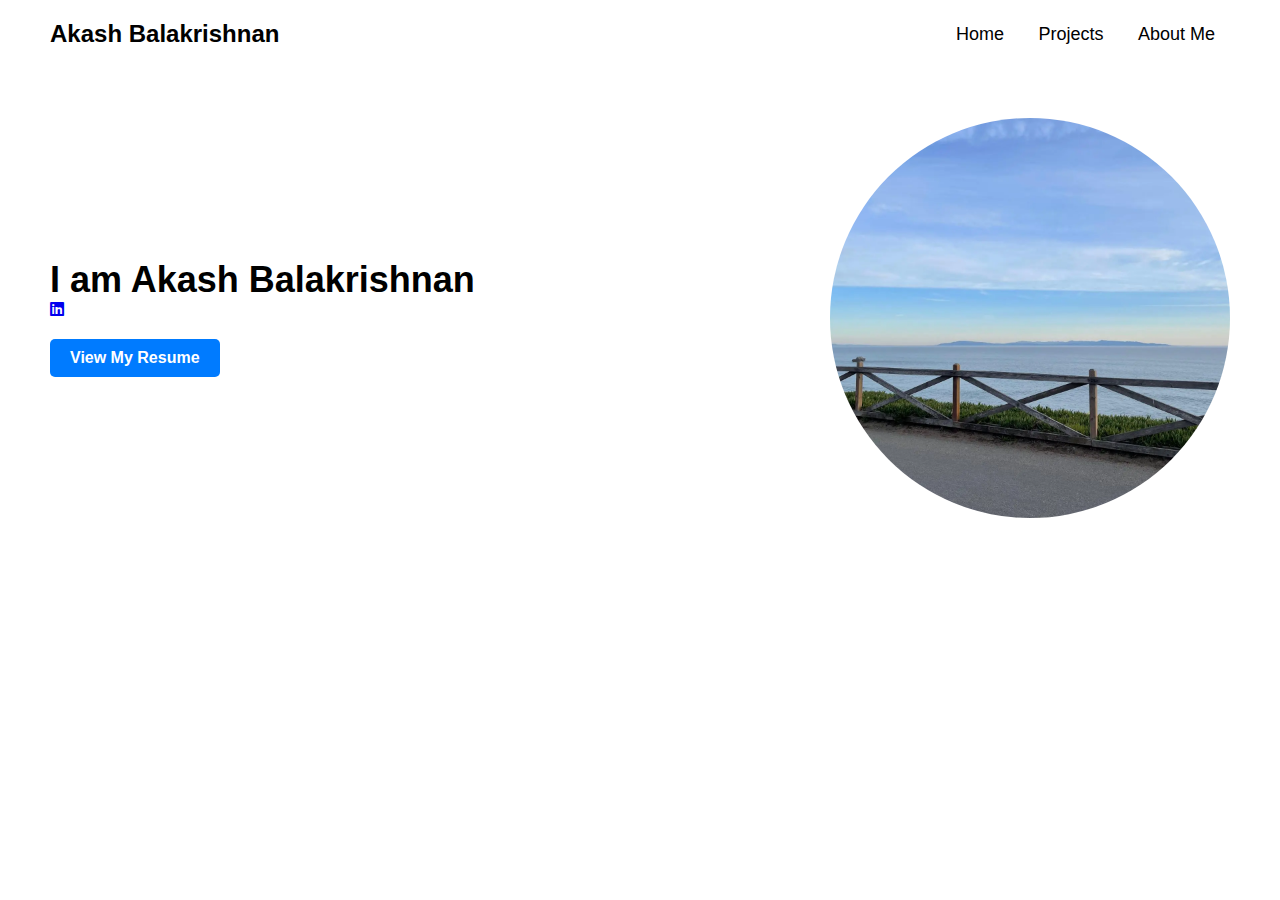
<file: index.html>
<!DOCTYPE html>
<html lang="en">
<head>
    <meta charset="UTF-8">
    <meta name="viewport" content="width=device-width, initial-scale=1.0">
    <title>Akash Balakrishnan</title>
    <link rel="stylesheet" href="style.css">
    <link href="https://cdnjs.cloudflare.com/ajax/libs/font-awesome/6.0.0-beta3/css/all.min.css" rel="stylesheet">


    
</head>
<body>
    <header class="header">
        <div class="logo">Akash Balakrishnan</div>
        <nav>
            <a href="index.html">Home</a>
            <a href="projects.html">Projects</a>
            <a href="about.html">About Me</a>
        </nav>
    </header>
 
    
    <section class="hero">
        <div class="hero-text">
            <h1>I am Akash Balakrishnan <br> </h1>
            <!--<p>click Resume </p>-->
            <a href="https://linkedin.com/in/akash-balakrishnan" target="_blank" class="linkedin-link" aria-label="LinkedIn">
                <i class="fab fa-linkedin"></i>
            </a>
            <div class="resume">
            <a href="Akash_Resume.pdf" target="_blank" class="resume-button">View My Resume</a>
            </div>
          <!-- Add Resume Download Section -->
         
         <!-- <embed src="Akash_Resume.pdf" type="application/pdf">
         <div class="resume">
           <a href="Akash_Resume.pdf" download>
                <i class="fas fa-file-pdf"></i> Download My Resume
            </a> 
        </div>-->
       
        
    </div>
    
    <div class="hero-image"></div>
    </section>
</body>
</html>
</file>
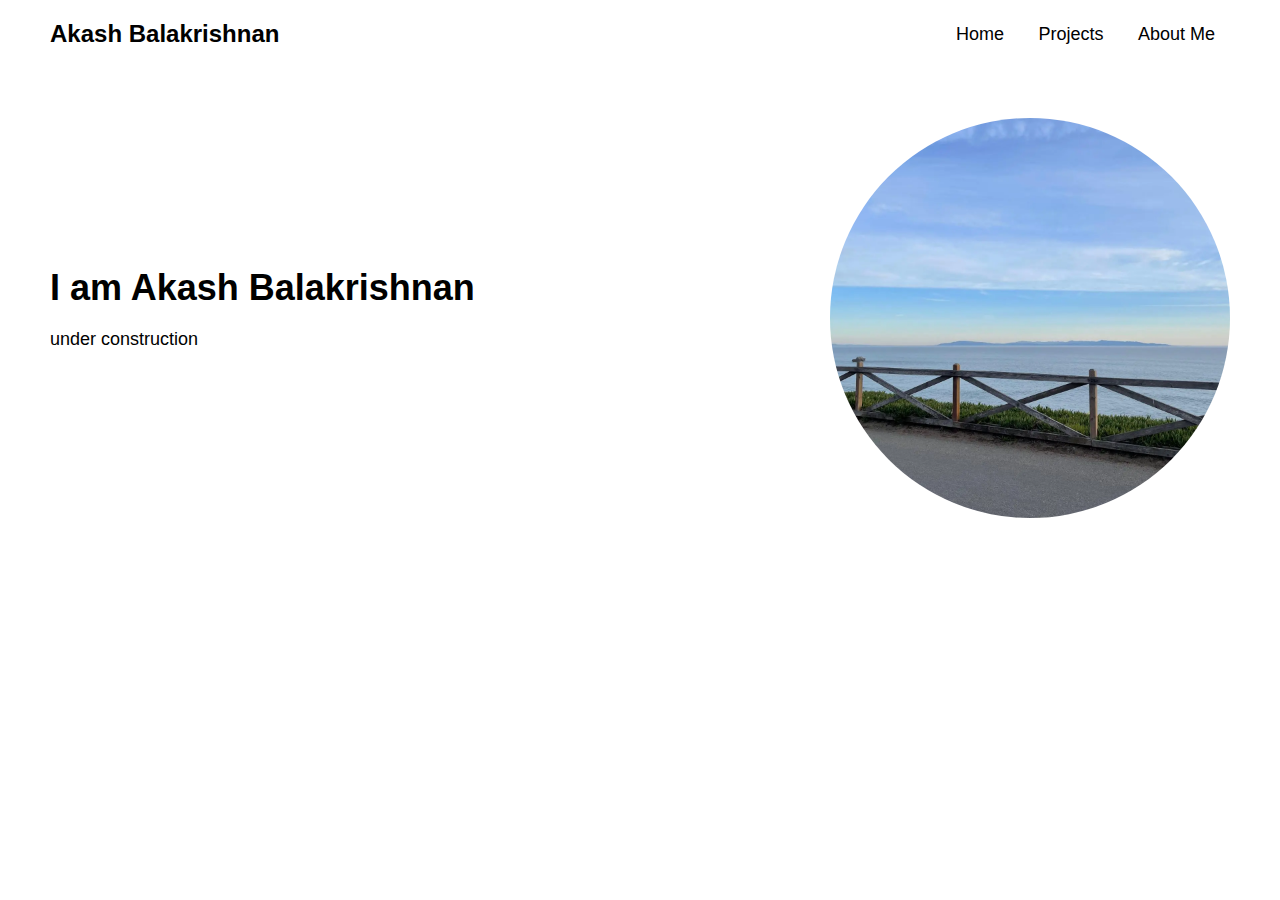
<file: about.html>
<!DOCTYPE html>
<html lang="en">
<head>
    <meta charset="UTF-8">
    <meta name="viewport" content="width=device-width, initial-scale=1.0">
    <title>Akash Balakrishnan</title>
    <link rel="stylesheet" href="style.css">

    
</head>
<body>
    <header class="header">
        <div class="logo">Akash Balakrishnan</div>
        <nav>
            <a href="index.html">Home</a>
            <a href="projects.html">Projects</a>
            <a href="about.html">About Me</a>
        </nav>
    </header>
    <section class="hero">
        <div class="hero-text">
            <h1>I am Akash Balakrishnan <br> </h1>
            <p>under construction</p>
          <!-- Add Resume Download Section -->
          
    </div>
    <div class="hero-image"></div>
    </section>
</body>
</html>
</file>
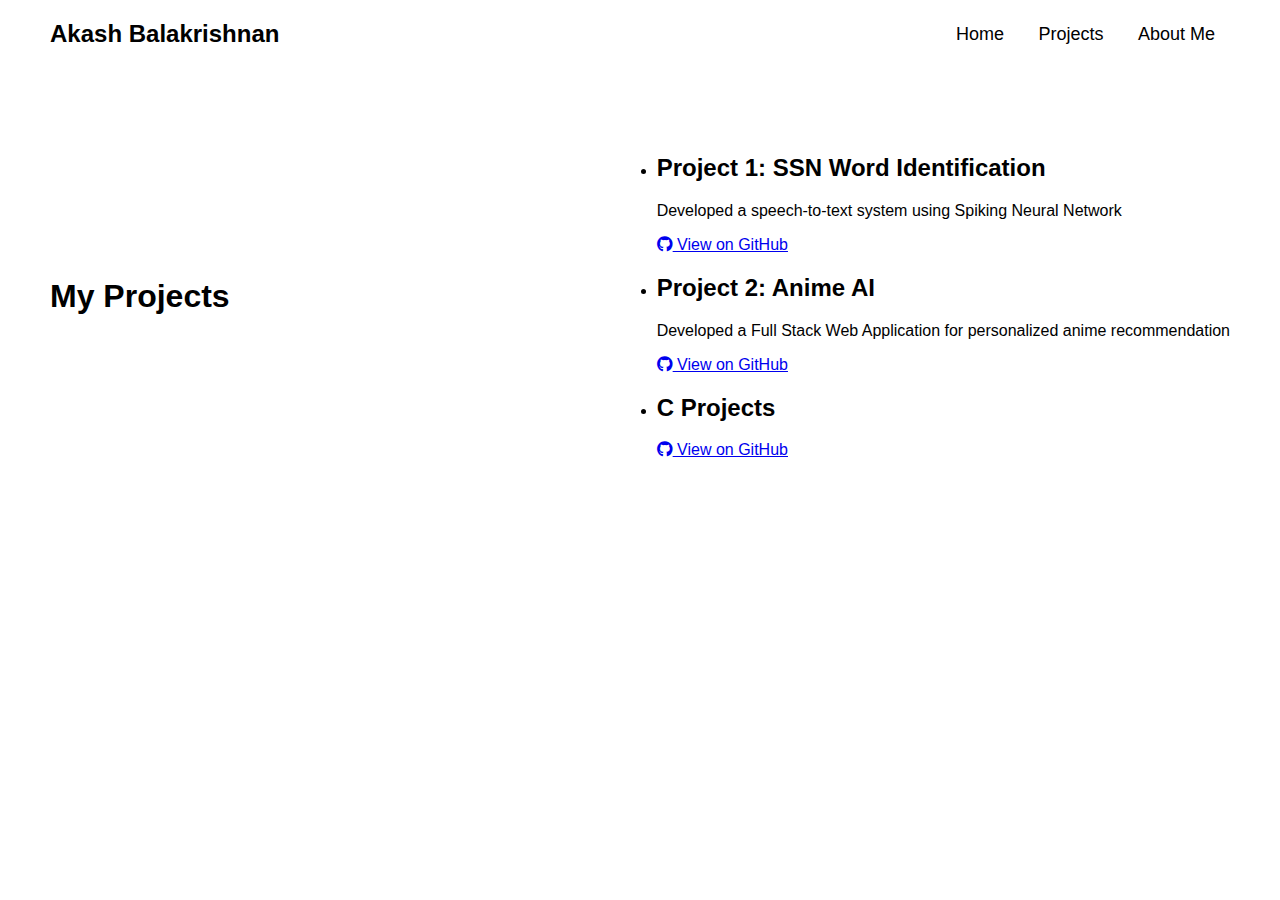
<file: projects.html>
<!DOCTYPE html>
<html lang="en">
<head>
    <meta charset="UTF-8">
    <meta name="viewport" content="width=device-width, initial-scale=1.0">
    <title>Akash Balakrishnan</title>
    <link rel="stylesheet" href="style.css">
    <!-- Add Font Awesome for GitHub icons -->
    <link rel="stylesheet" href="https://cdnjs.cloudflare.com/ajax/libs/font-awesome/6.0.0-beta3/css/all.min.css">
</head>
<body>
    <header class="header">
        <div class="logo">Akash Balakrishnan</div>
        <nav>
            <a href="index.html">Home</a>
            <a href="projects.html">Projects</a>
            <a href="about.html">About Me</a>
        </nav>
    </header>
    <section class="hero">
        <h1>My Projects</h1>
        <!--<p>Below is a list of some of my projects with links to their GitHub repositories:</p>-->
        <ul class="projects-list">
            <li>
                <h2>Project 1: SSN Word Identification</h2>
                <p> Developed a speech-to-text system using Spiking Neural Network</p>
                <a href="https://github.com/akbalakr-lab/SNN-AudioIdentification" target="_blank">
                    <i class="fab fa-github"></i> View on GitHub
                </a>
            </li>
            <li>
                <h2>Project 2: Anime AI</h2>
                <p>Developed a Full Stack Web Application for personalized anime recommendation</p>
                <a href="https://github.com/AkBalakr/AnimeProjectHost" target="_blank">
                    <i class="fab fa-github"></i> View on GitHub
                </a>
            </li>
            <li>
                <h2>C Projects </h2>
                <a href="https://github.com/AkBalakr/Projects/tree/main" target="_blank">
                    <i class="fab fa-github"></i> View on GitHub
                </a>
            </li>
        </ul>
    </section>
</body>
</html>
</file>
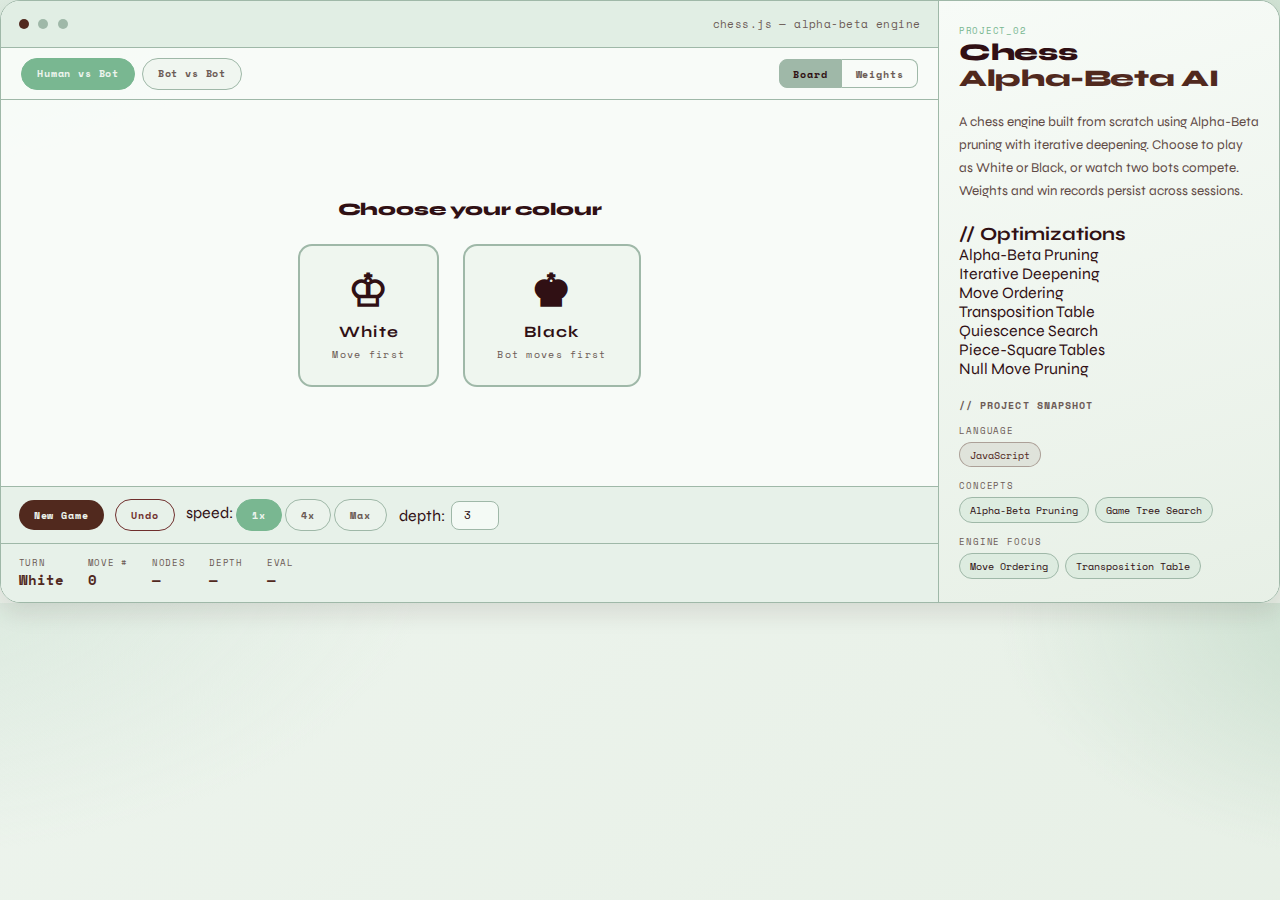
<file: projects/chess/chess.html>
<!DOCTYPE html>
<html lang="en">
<head>
  <meta charset="UTF-8" />
  <meta name="viewport" content="width=device-width, initial-scale=1.0" />
  <title>Chess AI</title>
  <link href="https://fonts.googleapis.com/css2?family=Space+Mono:wght@400;700&family=Syne:wght@400;600;800&display=swap" rel="stylesheet" />
  <link rel="stylesheet" href="../../styles.css" />
  <link rel="stylesheet" href="chess.css" />
</head>
<body>

<div class="project-card">

  <!-- ===================== LEFT: DEMO ===================== -->
  <div class="demo-area">

    <div class="demo-header">
      <div class="demo-dot green"></div>
      <div class="demo-dot"></div>
      <div class="demo-dot"></div>
      <span class="demo-title-bar">chess.js — alpha-beta engine</span>
    </div>

    <!-- Mode + inner tabs -->
    <div class="chess-toolbar">
      <div class="mode-group">
        <button class="btn-ghost active" id="btnHvB">Human vs Bot</button>
        <button class="btn-ghost" id="btnBvB">Bot vs Bot</button>
      </div>
      <div class="inner-tabs">
        <button class="inner-tab active" data-itab="board">Board</button>
        <button class="inner-tab" data-itab="weights">Weights</button>
      </div>
    </div>

    <!-- Board panel -->
    <div class="inner-panel active" id="panel-board">

      <!-- Colour picker — shown before each HvB game, hidden in BvB -->
      <div id="colourPicker" class="colour-picker">
        <div class="colour-picker-title">Choose your colour</div>
        <div class="colour-picker-btns">
          <button class="colour-btn" id="btnPlayWhite">
            <span class="colour-piece">&#9812;</span>
            <span>White</span>
            <span class="colour-sub">Move first</span>
          </button>
          <button class="colour-btn" id="btnPlayBlack">
            <span class="colour-piece">&#9818;</span>
            <span>Black</span>
            <span class="colour-sub">Bot moves first</span>
          </button>
        </div>
      </div>

      <div class="board-area" id="boardArea" style="display:none;">
        <div class="board-wrap">
          <div id="chessBoard" class="chess-board"></div>
        </div>
        <div class="board-side">
          <div class="captured-section">
            <div class="cap-label">Black captured</div>
            <div id="capBlack" class="captured-row"></div>
          </div>
          <div class="captured-section">
            <div class="cap-label">White captured</div>
            <div id="capWhite" class="captured-row"></div>
          </div>
          <div class="status-box" id="statusBox">Ready</div>
          <div class="win-tracker">
            <div class="win-row">
              <span class="win-label">White wins</span>
              <span class="win-val" id="winsWhite">0</span>
            </div>
            <div class="win-row">
              <span class="win-label">Black wins</span>
              <span class="win-val" id="winsBlack">0</span>
            </div>
            <div class="win-row">
              <span class="win-label">Draws</span>
              <span class="win-val" id="winsDraw">0</span>
            </div>
          </div>
        </div>
      </div><!-- /board-area -->
    </div><!-- /panel-board -->

    <!-- Weights panel -->
    <div class="inner-panel" id="panel-weights">
      <div class="weights-panel">
        <div class="weights-header">
          <span class="section-header">// Piece Values</span>
          <button class="btn-ghost" id="btnResetWeights">Reset Defaults</button>
        </div>
        <div id="pieceValueGrid" class="piece-value-grid"></div>
        <div class="weights-header" style="margin-top:1rem;">
          <span class="section-header">// Piece-Square Tables</span>
          <select id="pstSelect" class="pst-select"></select>
        </div>
        <div id="pstGrid" class="pst-grid"></div>
      </div>
    </div>

    <!-- Controls -->
    <div class="controls">
      <button class="btn-primary" id="btnNewGame">New Game</button>
      <button class="btn-danger"  id="btnUndo">Undo</button>
      <div class="speed-group">
        <span class="speed-label">speed:</span>
        <button class="btn-ghost active" data-speed="500">1x</button>
        <button class="btn-ghost" data-speed="100">4x</button>
        <button class="btn-ghost" data-speed="0">Max</button>
      </div>
      <div class="depth-group">
        <span class="speed-label">depth:</span>
        <input id="depthInput" class="pop-input" type="number" value="3" min="1" max="6" />
      </div>
    </div>

    <div class="stats-bar">
      <div class="stat"><span class="stat-label">Turn</span><span class="stat-value" id="statTurn">White</span></div>
      <div class="stat"><span class="stat-label">Move #</span><span class="stat-value" id="statMove">0</span></div>
      <div class="stat"><span class="stat-label">Nodes</span><span class="stat-value" id="statNodes">—</span></div>
      <div class="stat"><span class="stat-label">Depth</span><span class="stat-value" id="statDepth">—</span></div>
      <div class="stat"><span class="stat-label">Eval</span><span class="stat-value" id="statEval">—</span></div>
    </div>

  </div><!-- /demo-area -->

  <!-- ===================== RIGHT: INFO ===================== -->
  <div class="info-panel">
    <div>
      <div class="project-number">PROJECT_02</div>
      <div class="project-name">Chess<br /><span>Alpha-Beta AI</span></div>
    </div>

    <p class="project-desc">
      A chess engine built from scratch using Alpha-Beta pruning with
      iterative deepening. Choose to play as White or Black, or watch
      two bots compete. Weights and win records persist across sessions.
    </p>

    <div class="params-section">
      <h3>// Optimizations</h3>
      <div class="param-row"><span class="param-name">Alpha-Beta Pruning</span></div>
      <div class="param-row"><span class="param-name">Iterative Deepening</span></div>
      <div class="param-row"><span class="param-name">Move Ordering</span></div>
      <div class="param-row"><span class="param-name">Transposition Table</span></div>
      <div class="param-row"><span class="param-name">Quiescence Search</span></div>
      <div class="param-row"><span class="param-name">Piece-Square Tables</span></div>
      <div class="param-row"><span class="param-name">Null Move Pruning</span></div>
    </div>

    <div class="meta-section">
      <h3>// Project Snapshot</h3>

      <div class="meta-group">
        <div class="meta-label">Language</div>
        <div class="meta-tags">
          <span class="skill-tag highlight">JavaScript</span>
        </div>
      </div>

      <div class="meta-group">
        <div class="meta-label">Concepts</div>
        <div class="meta-tags">
          <span class="skill-tag">Alpha-Beta Pruning</span>
          <span class="skill-tag">Game Tree Search</span>
        </div>
      </div>

      <div class="meta-group">
        <div class="meta-label">Engine Focus</div>
        <div class="meta-tags">
          <span class="skill-tag">Move Ordering</span>
          <span class="skill-tag">Transposition Table</span>
        </div>
      </div>
    </div>
  </div>

</div><!-- /project-card -->

<script src="chess.js"></script>
<script>
  // Keep iframe height synced after load and viewport changes.
  document.addEventListener("DOMContentLoaded", () => reportEmbedHeight());
  window.addEventListener("load", () => {
    reportEmbedHeight();
    setTimeout(reportEmbedHeight, 120);
  });
  window.addEventListener("resize", () => requestAnimationFrame(reportEmbedHeight));
</script>
</body>
</html>
</file>
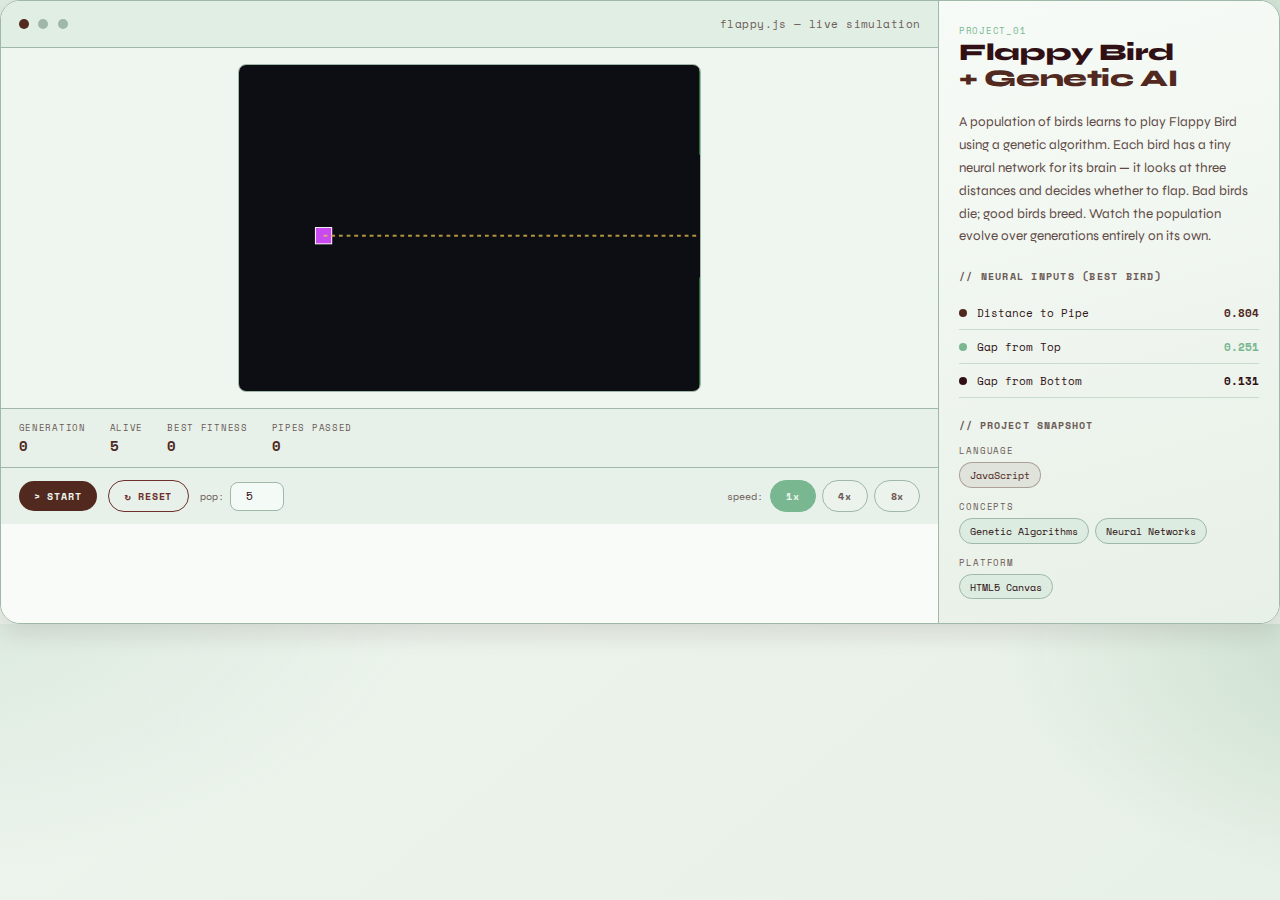
<file: projects/flappy-bird/flappy.html>
<!DOCTYPE html>
<html lang="en">
<head>
  <meta charset="UTF-8" />
  <meta name="viewport" content="width=device-width, initial-scale=1.0" />
  <title>Flappy Bird + Genetic AI</title>
  <link href="https://fonts.googleapis.com/css2?family=Space+Mono:wght@400;700&family=Syne:wght@400;600;800&display=swap" rel="stylesheet" />
  <link rel="stylesheet" href="../../styles.css" />
  <link rel="stylesheet" href="flappy.css" />
</head>
<body>

  <div class="project-card">

    <!-- ===================== LEFT: DEMO ===================== -->
    <div class="demo-area">

      <!-- Fake window chrome -->
      <div class="demo-header">
        <div class="demo-dot green"></div>
        <div class="demo-dot"></div>
        <div class="demo-dot"></div>
        <span class="demo-title-bar">flappy.js — live simulation</span>
      </div>

      <!-- Canvas -->
      <div class="canvas-wrapper">
        <canvas id="gameCanvas" width="480" height="340"></canvas>
      </div>

      <!-- Stats -->
      <div class="stats-bar">
        <div class="stat">
          <span class="stat-label">Generation</span>
          <span class="stat-value" id="statGen">—</span>
        </div>
        <div class="stat">
          <span class="stat-label">Alive</span>
          <span class="stat-value" id="statAlive">—</span>
        </div>
        <div class="stat">
          <span class="stat-label">Best Fitness</span>
          <span class="stat-value" id="statBest">—</span>
        </div>
        <div class="stat">
          <span class="stat-label">Pipes Passed</span>
          <span class="stat-value" id="statPipes">—</span>
        </div>
      </div>

      <!-- Controls -->
      <div class="controls">
        <button class="btn-primary" id="btnStart">&#9654; START</button>
        <button class="btn-danger" id="btnReset">&#8635; RESET</button>
        <div class="pop-group">
          <label class="pop-label" for="popSize">pop:</label>
          <input id="popSize" class="pop-input" type="number" value="5" min="1" max="50" />
        </div>
        <div class="speed-group">
          <span class="speed-label">speed:</span>
          <button class="btn-ghost active" data-speed="1">1x</button>
          <button class="btn-ghost" data-speed="4">4x</button>
          <button class="btn-ghost" data-speed="8">8x</button>
        </div>
      </div>

    </div><!-- /demo-area -->

    <!-- ===================== RIGHT: INFO ===================== -->
    <div class="info-panel">

      <div>
        <div class="project-number">PROJECT_01</div>
        <div class="project-name">Flappy Bird<br /><span>+ Genetic AI</span></div>
      </div>

      <p class="project-desc">
        A population of birds learns to play Flappy Bird using a genetic algorithm.
        Each bird has a tiny neural network for its brain — it looks at three distances
        and decides whether to flap. Bad birds die; good birds breed. Watch the
        population evolve over generations entirely on its own.
      </p>

      <!-- Live neural input readouts -->
      <div class="params-section">
        <h3>// Neural Inputs (best bird)</h3>
        <div class="param-row">
          <div class="param-dot param-dot-distance"></div>
          <span class="param-name">Distance to Pipe</span>
          <span class="param-val param-val-distance" id="p1">—</span>
        </div>
        <div class="param-row">
          <div class="param-dot param-dot-top"></div>
          <span class="param-name">Gap from Top</span>
          <span class="param-val param-val-top" id="p2">—</span>
        </div>
        <div class="param-row">
          <div class="param-dot param-dot-bottom"></div>
          <span class="param-name">Gap from Bottom</span>
          <span class="param-val param-val-bottom" id="p3">—</span>
        </div>
      </div>

      <div class="meta-section">
        <h3>// Project Snapshot</h3>

        <div class="meta-group">
          <div class="meta-label">Language</div>
          <div class="meta-tags">
            <span class="skill-tag highlight">JavaScript</span>
          </div>
        </div>

        <div class="meta-group">
          <div class="meta-label">Concepts</div>
          <div class="meta-tags">
            <span class="skill-tag">Genetic Algorithms</span>
            <span class="skill-tag">Neural Networks</span>
          </div>
        </div>

        <div class="meta-group">
          <div class="meta-label">Platform</div>
          <div class="meta-tags">
            <span class="skill-tag">HTML5 Canvas</span>
          </div>
        </div>
      </div>

    </div><!-- /info-panel -->
  </div><!-- /project-card -->


  <script>
    // Tell the parent page how tall this card is so the iframe
    // can resize itself to fit without any fixed pixel height.
    function getEmbedHeight() {
      const card = document.querySelector(".project-card");
      if (card) return Math.ceil(card.getBoundingClientRect().height);
      const root = document.documentElement;
      const body = document.body;
      return Math.ceil(Math.max(
        root ? root.scrollHeight : 0,
        body ? body.scrollHeight : 0
      ));
    }

    function reportHeight() {
      if (window.self !== window.top) {
        document.documentElement.style.overflowY = "hidden";
        document.body.style.overflowY = "hidden";
      }

      const height = getEmbedHeight();
      window.parent.postMessage({ type: "resize", height }, "*");
    }

    // Report once the layout is ready, then again after fonts/images load
    document.addEventListener("DOMContentLoaded", reportHeight);
    window.addEventListener("load", reportHeight);
    window.addEventListener("load", () => setTimeout(reportHeight, 120));

    // Also report if the window itself is resized
    window.addEventListener("resize", () => requestAnimationFrame(reportHeight));
  </script>
  <script src="flappy.js"></script>
</body>
</html>
</file>
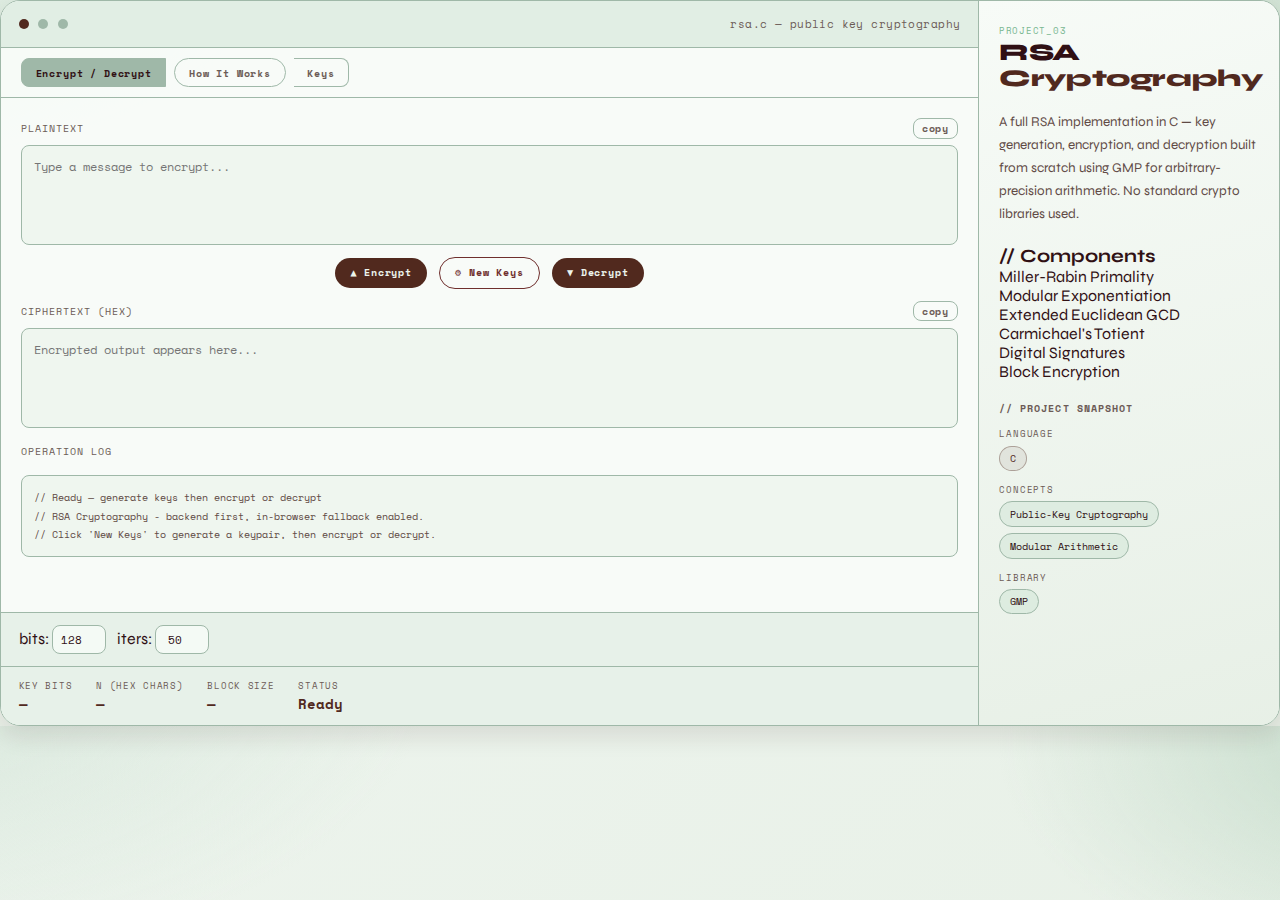
<file: projects/rsa/rsa.html>
<!DOCTYPE html>
<html lang="en">
<head>
  <meta charset="UTF-8" />
  <meta name="viewport" content="width=device-width, initial-scale=1.0" />
  <title>RSA Cryptography</title>
  <link href="https://fonts.googleapis.com/css2?family=Space+Mono:wght@400;700&family=Syne:wght@400;600;800&display=swap" rel="stylesheet" />
  <link rel="stylesheet" href="../../styles.css" />
  <link rel="stylesheet" href="rsa.css" />
</head>
<body>

<div class="project-card">

  <!-- ===================== LEFT: DEMO ===================== -->
  <div class="demo-area">

    <div class="demo-header">
      <div class="demo-dot green"></div>
      <div class="demo-dot"></div>
      <div class="demo-dot"></div>
      <span class="demo-title-bar">rsa.c — public key cryptography</span>
    </div>

    <!-- Inner tab bar -->
    <div class="rsa-toolbar">
      <button class="inner-tab active" data-itab="crypto">Encrypt / Decrypt</button>
      <button class="inner-tab"        data-itab="math">How It Works</button>
      <button class="inner-tab"        data-itab="keys">Keys</button>
    </div>

    <!-- ============ PANEL: Crypto ============ -->
    <div class="inner-panel active" id="panel-crypto">

      <div class="crypto-grid">

        <!-- Plaintext input -->
        <div class="crypto-box">
          <div class="crypto-label">
            Plaintext
            <button class="copy-btn" onclick="copyText('plaintext')">copy</button>
          </div>
          <textarea id="plaintext" class="crypto-textarea" placeholder="Type a message to encrypt..."></textarea>
        </div>

        <!-- Action buttons row -->
        <div class="crypto-actions">
          <button class="btn-primary" id="btnEncrypt">&#9650; Encrypt</button>
          <button class="btn-danger"  id="btnGenKeys">&#9881; New Keys</button>
          <button class="btn-primary" id="btnDecrypt">&#9660; Decrypt</button>
        </div>

        <!-- Ciphertext output -->
        <div class="crypto-box">
          <div class="crypto-label">
            Ciphertext (hex)
            <button class="copy-btn" onclick="copyText('ciphertext')">copy</button>
          </div>
          <textarea id="ciphertext" class="crypto-textarea output" placeholder="Encrypted output appears here..." readonly></textarea>
        </div>

      </div>

      <!-- Step log -->
      <div class="crypto-label">Operation Log</div>
      <div class="step-log" id="stepLog">
        <span class="step-line">// Ready — generate keys then encrypt or decrypt</span>
      </div>

      <div class="rsa-status" id="rsaStatus"></div>

    </div><!-- /panel-crypto -->

    <!-- ============ PANEL: Math ============ -->
    <div class="inner-panel" id="panel-math">
      <div class="math-section">

        <div class="math-block">
          <div class="math-block-header">// 1. Key Generation</div>
          <div class="math-block-body">
            Choose two large random prime numbers <strong>p</strong> and <strong>q</strong>.
            Compute the public modulus:
            <code class="math-formula">n = p × q</code>
            Compute Carmichael's totient using LCM instead of Euler's φ:
            <code class="math-formula">λ(n) = lcm(p−1, q−1)</code>
            Choose public exponent <strong>e = 65537</strong> (standard — prime, fast in binary).
            Compute private key <strong>d</strong> as the modular inverse of e:
            <code class="math-formula">d × e ≡ 1 (mod λ(n))</code>
            <span class="math-note">▸ Public key is (n, e). Private key is (n, d). p and q are discarded.</span>
          </div>
        </div>

        <div class="math-block">
          <div class="math-block-header">// 2. Encryption</div>
          <div class="math-block-body">
            Convert plaintext to integer blocks <strong>m</strong>.
            Each block is prepended with <code>0xFF</code> to prevent leading zero issues.
            Block size is <strong>k = ⌊(log₂(n) − 1) / 8⌋</strong> bytes.
            <code class="math-formula">c = m^e mod n</code>
            The result <strong>c</strong> is the ciphertext — a large number written as hex.
            <span class="math-note">▸ Anyone with the public key (n, e) can encrypt. Only the holder of d can decrypt.</span>
          </div>
        </div>

        <div class="math-block">
          <div class="math-block-header">// 3. Decryption</div>
          <div class="math-block-body">
            Read each hex line of ciphertext as integer <strong>c</strong>.
            Apply the private key exponent <strong>d</strong>:
            <code class="math-formula">m = c^d mod n</code>
            This works because:
            <code class="math-formula">m^(e×d) ≡ m (mod n)</code>
            Strip the prepended <code>0xFF</code> byte, write remaining bytes to output.
            <span class="math-note">▸ This identity holds by Euler's theorem when gcd(m, n) = 1.</span>
          </div>
        </div>

        <div class="math-block">
          <div class="math-block-header">// 4. Signatures</div>
          <div class="math-block-body">
            To sign a message <strong>m</strong> (e.g. the username), the key holder uses their private key:
            <code class="math-formula">s = m^d mod n</code>
            Anyone can verify the signature using the public key:
            <code class="math-formula">s^e mod n == m  ?</code>
            This proves the message came from the holder of <strong>d</strong> without revealing d.
            <span class="math-note">▸ Used in this program to authenticate the username embedded in the public key file.</span>
          </div>
        </div>

        <div class="math-block">
          <div class="math-block-header">// 5. Miller-Rabin Primality Test</div>
          <div class="math-block-body">
            To find large primes, candidate numbers are tested probabilistically.
            Write <strong>n−1 = 2<sup>s</sup> × r</strong> where r is odd. Then for random <strong>a</strong>:
            <code class="math-formula">y = a^r mod n</code>
            If y ≠ 1 and y ≠ n−1, repeatedly square y up to s−1 times.
            If we never reach n−1, <strong>n is composite</strong>.
            <span class="math-note">▸ Running 50 iterations gives error probability &lt; 4⁻⁵⁰ ≈ 10⁻³⁰.</span>
          </div>
        </div>

      </div>
    </div><!-- /panel-math -->

    <!-- ============ PANEL: Keys ============ -->
    <div class="inner-panel" id="panel-keys">

      <div class="keys-section">

        <div class="key-row">
          <div class="key-row-header">
            <span class="key-name">n</span>
            <span class="key-desc">Public Modulus (n = p × q)</span>
            <span class="key-bits" id="bits-n">— bits</span>
          </div>
          <div class="key-value" id="val-n">Generate keys to populate</div>
        </div>

        <div class="key-row">
          <div class="key-row-header">
            <span class="key-name">e</span>
            <span class="key-desc">Public Exponent</span>
            <span class="key-bits" id="bits-e">— bits</span>
          </div>
          <div class="key-value" id="val-e">—</div>
        </div>

        <div class="key-row">
          <div class="key-row-header">
            <span class="key-name">d</span>
            <span class="key-desc">Private Key (de ≡ 1 mod λ(n))</span>
            <span class="key-bits" id="bits-d">— bits</span>
          </div>
          <div class="key-value" id="val-d">—</div>
        </div>

        <div class="key-row">
          <div class="key-row-header">
            <span class="key-name">p</span>
            <span class="key-desc">First Prime</span>
            <span class="key-bits" id="bits-p">— bits</span>
          </div>
          <div class="key-value" id="val-p">—</div>
        </div>

        <div class="key-row">
          <div class="key-row-header">
            <span class="key-name">q</span>
            <span class="key-desc">Second Prime</span>
            <span class="key-bits" id="bits-q">— bits</span>
          </div>
          <div class="key-value" id="val-q">—</div>
        </div>

        <div class="key-row">
          <div class="key-row-header">
            <span class="key-name">s</span>
            <span class="key-desc">Username Signature</span>
            <span class="key-bits" id="bits-s">— bits</span>
          </div>
          <div class="key-value" id="val-s">—</div>
        </div>

      </div>

      <!-- Raw key files -->
      <div style="display:flex; flex-direction:column; gap:0.75rem; margin-top:0.5rem;">
        <div class="key-file-box">
          <div class="key-file-label">rsa.pub (public key file)</div>
          <textarea id="pubKeyArea" class="key-file-area" placeholder="Generate keys to see public key..."></textarea>
        </div>
        <div class="key-file-box">
          <div class="key-file-label">rsa.priv (private key file)</div>
          <textarea id="privKeyArea" class="key-file-area" placeholder="Generate keys to see private key..."></textarea>
        </div>
      </div>

    </div><!-- /panel-keys -->

    <!-- Controls bar -->
    <div class="controls">
      <div class="depth-group">
        <span class="speed-label">bits:</span>
        <input id="bitsInput" class="pop-input" type="number" value="128" min="64" max="512" step="64" />
      </div>
      <div class="depth-group">
        <span class="speed-label">iters:</span>
        <input id="itersInput" class="pop-input" type="number" value="50" min="10" max="200" />
      </div>
    </div>

    <!-- Stats bar -->
    <div class="stats-bar">
      <div class="stat"><span class="stat-label">Key Bits</span><span class="stat-value" id="statBits">—</span></div>
      <div class="stat"><span class="stat-label">n (hex chars)</span><span class="stat-value" id="statNLen">—</span></div>
      <div class="stat"><span class="stat-label">Block Size</span><span class="stat-value" id="statBlock">—</span></div>
      <div class="stat"><span class="stat-label">Status</span><span class="stat-value" id="statStatus">Ready</span></div>
    </div>

  </div><!-- /demo-area -->

  <!-- ===================== RIGHT: INFO ===================== -->
  <div class="info-panel">
    <div>
      <div class="project-number">PROJECT_03</div>
      <div class="project-name">RSA<br /><span>Cryptography</span></div>
    </div>

    <p class="project-desc">
      A full RSA implementation in C — key generation, encryption, and
      decryption built from scratch using GMP for arbitrary-precision
      arithmetic. No standard crypto libraries used.
    </p>

    <div class="params-section">
      <h3>// Components</h3>
      <div class="param-row"><span class="param-name">Miller-Rabin Primality</span></div>
      <div class="param-row"><span class="param-name">Modular Exponentiation</span></div>
      <div class="param-row"><span class="param-name">Extended Euclidean GCD</span></div>
      <div class="param-row"><span class="param-name">Carmichael's Totient</span></div>
      <div class="param-row"><span class="param-name">Digital Signatures</span></div>
      <div class="param-row"><span class="param-name">Block Encryption</span></div>
    </div>

    <div class="meta-section">
      <h3>// Project Snapshot</h3>

      <div class="meta-group">
        <div class="meta-label">Language</div>
        <div class="meta-tags">
          <span class="skill-tag highlight">C</span>
        </div>
      </div>

      <div class="meta-group">
        <div class="meta-label">Concepts</div>
        <div class="meta-tags">
          <span class="skill-tag">Public-Key Cryptography</span>
          <span class="skill-tag">Modular Arithmetic</span>
        </div>
      </div>

      <div class="meta-group">
        <div class="meta-label">Library</div>
        <div class="meta-tags">
          <span class="skill-tag">GMP</span>
        </div>
      </div>
    </div>
  </div>

</div><!-- /project-card -->

<script src="rsa.js?v=20260414"></script>
<script>
  document.addEventListener("DOMContentLoaded", () => reportEmbedHeight());
  window.addEventListener("load", () => {
    reportEmbedHeight();
    setTimeout(reportEmbedHeight, 120);
  });
  window.addEventListener("resize", () => requestAnimationFrame(reportEmbedHeight));
</script>
</body>
</html>
</file>
<file: style.css>
body {
    font-family: Arial, sans-serif;
    margin: 0;
    padding: 0;
    background-color: #ffffff;
    color: #000;
}
.header {
    display: flex;
    justify-content: space-between;
    align-items: center;
    padding: 20px 50px;
    background-color: #ffffff;
}
.header .logo {
    font-size: 24px;
    font-weight: bold;
}
.header nav a {
    margin: 0 15px;
    text-decoration: none;
    color: #000;
    font-size: 18px;
}
.hero {
    display: flex;
    justify-content: space-between;
    align-items: center;
    padding: 50px;
    max-width: 1200px;
    margin: auto;
}
.hero-text {
    max-width: 50%;
}
.hero-text h1 {
    font-size: 36px;
    margin: 0;
}
.hero-text p {
    margin: 20px 0;
    font-size: 18px;
}
.hero-image {
    border-radius: 50%;
    width: 400px;
    height: 400px;
    background: url('AK1.webp') no-repeat center center;
    background-size: cover;
}

embed {
    width: 100%;
    height: 100vh;
}
.resume-button {
    display: inline-block;
    margin-top: 20px;
    padding: 10px 20px;
    background-color: #007bff;
    color: #fff;
    text-decoration: none;
    border-radius: 5px;
    font-weight: bold;
    transition: background-color 0.3s;
}

.resume-button:hover {
    background-color: #0056b3;
}



/* General Styles (Mobile-First) */
.content {
    padding: 20px;
    text-align: center; /* Center-align for a clean mobile look */
    background-color: #f9f9f9;
}

.content h1 {
    font-size: 1.8rem; /* Slightly larger font for mobile */
    margin-bottom: 10px;
    color: #333;
}

.content p {
    font-size: 1rem;
    line-height: 1.5;
    margin-bottom: 20px;
    color: #555;
}

.cta-button {
    display: inline-block;
    padding: 12px 20px;
    background-color: #007bff;
    color: white;
    font-size: 1rem;
    text-decoration: none;
    border-radius: 5px;
    transition: background-color 0.3s ease;
}

.cta-button:hover {
    background-color: #0056b3;
}

/* Larger Screens (Tablets and Desktops) */
@media (min-width: 768px) {
    .content {
        padding: 40px; /* More spacing for larger screens */
        text-align: left; /* Align left for a professional look */
        max-width: 800px; /* Constrain width for readability */
        margin: 0 auto; /* Center content horizontally */
    }

    .content h1 {
        font-size: 2.5rem; /* Larger font size for desktops */
    }

    .content p {
        font-size: 1.2rem;
    }

    .cta-button {
        font-size: 1.2rem;
        padding: 15px 25px;
    }
}

/* Very Large Screens (Desktops over 1200px) */
@media (min-width: 1200px) {
    .content {
        max-width: 1000px; /* Increase maximum width for wide screens */
    }

    .content h1 {
        font-size: 3rem;
    }

    .content p {
        font-size: 1.5rem;
    }
}


.social-links a {
    font-size: 3rem; /* Icon size */
    color: #0077b5; /* LinkedIn's blue color */
    margin: 0 10px;
    padding: 12px 20px;
    transition: transform 0.3s ease, opacity 0.3s ease;
}

.social-links a:hover {
    transform: scale(1.1);
    opacity: 0.8;
}
</file>
<file: styles.css>
/* =========================================================
   Shared project-card stylesheet
========================================================= */
:root {
  --bg:        #edf4ed;
  --surface:   #f7fbf7;
  --surface-2: #dbeade;
  --inset:     #eff6ef;

  --border:    #9fb8a8;
  --border-2:  #c9dbcd;

  --text:      #301014;
  --text-soft: #5f4a45;
  --muted:     #6c5b56;

  --accent:    #51291e;
  --accent-2:  #79b791;
  --accent2:   #79b791;
  --danger:    #6f2f2d;

  --font-display : "Syne", sans-serif;
  --font-mono    : "Space Mono", monospace;

  --radius:    8px;
  --radius-md: 14px;

  --page-radial-left: #d7e7db;
  --page-radial-right: #c6dccb;
  --page-gradient-start: #edf4ed;
  --page-gradient-end: #e6efe5;

  --card-bg: rgba(247, 251, 247, 0.93);
  --card-bg-soft: rgba(247, 251, 247, 0.9);
  --panel-line-bg: rgba(214, 232, 218, 0.68);
  --panel-line-bg-soft: rgba(214, 232, 218, 0.5);
  --panel-gradient-start: rgba(247, 251, 247, 0.95);
  --panel-gradient-end: rgba(230, 239, 229, 0.92);

  --button-text-on-accent: #edf4ed;
  --ghost-bg: rgba(237, 244, 237, 0.7);
  --input-bg: rgba(247, 251, 247, 0.84);

  --skill-bg: rgba(214, 232, 218, 0.66);
  --skill-highlight-border: rgba(81, 41, 30, 0.36);
  --skill-highlight-bg: rgba(81, 41, 30, 0.08);

  --chess-square-light: #d4c6ae;
  --chess-square-dark: #7a5745;
  --chess-square-selected: rgba(81, 41, 30, 0.34);
  --chess-square-legal: rgba(121, 183, 145, 0.28);
  --chess-square-last: rgba(121, 183, 145, 0.18);
  --chess-square-check: rgba(48, 16, 20, 0.36);
  --chess-legal-dot: rgba(81, 41, 30, 0.5);
  --chess-picker-hover: rgba(121, 183, 145, 0.2);

  --shadow-soft: 0 10px 24px rgba(48, 16, 20, 0.11);
}

*, *::before, *::after {
  box-sizing: border-box;
  margin: 0;
  padding: 0;
}

body {
  color: var(--text);
  font-family: var(--font-display);
  background:
    radial-gradient(1000px 540px at -10% -8%, var(--page-radial-left) 0%, transparent 56%),
    radial-gradient(760px 460px at 110% 2%, var(--page-radial-right) 0%, transparent 54%),
    linear-gradient(140deg, var(--page-gradient-start), var(--page-gradient-end));
}

.project-card {
  display: grid;
  grid-template-columns: 1fr 340px;
  border: 1px solid var(--border);
  border-radius: 20px;
  overflow: hidden;
  box-shadow: var(--shadow-soft);
  background: var(--card-bg);
}

.demo-area {
  border-right: 1px solid var(--border);
  display: flex;
  flex-direction: column;
  background: var(--card-bg-soft);
}

.demo-header {
  padding: 0.95rem 1.1rem;
  border-bottom: 1px solid var(--border);
  display: flex;
  align-items: center;
  gap: 0.6rem;
  flex-shrink: 0;
  background: var(--panel-line-bg);
}

.demo-dot {
  width: 10px;
  height: 10px;
  border-radius: 50%;
  background: var(--border);
}

.demo-dot.green {
  background: var(--accent);
}

.demo-title-bar {
  margin-left: auto;
  color: var(--muted);
  font-family: var(--font-mono);
  font-size: 0.66rem;
  letter-spacing: 0.04em;
}

.stats-bar {
  padding: 0.72rem 1.1rem;
  border-top: 1px solid var(--border);
  display: flex;
  gap: 1.5rem;
  flex-wrap: wrap;
  flex-shrink: 0;
  background: var(--panel-line-bg-soft);
}

.stat {
  display: flex;
  flex-direction: column;
  gap: 0.12rem;
}

.stat-label {
  color: var(--muted);
  text-transform: uppercase;
  letter-spacing: 0.08em;
  font-family: var(--font-mono);
  font-size: 0.55rem;
}

.stat-value {
  color: var(--accent);
  font-family: var(--font-mono);
  font-size: 0.86rem;
  font-weight: 700;
}

.controls {
  padding: 0.75rem 1.1rem;
  border-top: 1px solid var(--border);
  display: flex;
  align-items: center;
  gap: 0.72rem;
  flex-shrink: 0;
  flex-wrap: wrap;
  background: var(--panel-line-bg-soft);
}

button {
  cursor: pointer;
  border: none;
  padding: 0.46rem 0.95rem;
  border-radius: 999px;
  font-family: var(--font-mono);
  font-size: 0.64rem;
  font-weight: 700;
  letter-spacing: 0.08em;
  transition: transform 0.16s ease, opacity 0.16s ease;
}

button:hover {
  transform: translateY(-1px);
  opacity: 0.9;
}

.btn-primary {
  background: var(--accent);
  color: var(--button-text-on-accent);
}

.btn-danger {
  color: var(--danger);
  border: 1px solid var(--danger);
  background: transparent;
}

.btn-ghost {
  color: var(--muted);
  border: 1px solid var(--border);
  background: var(--ghost-bg);
}

.btn-ghost.active {
  color: var(--button-text-on-accent);
  border-color: var(--accent-cool, var(--accent-2));
  background: var(--accent-2);
}

input[type="text"],
input[type="number"] {
  color: var(--text);
  text-align: center;
  border-radius: 8px;
  border: 1px solid var(--border);
  background: var(--input-bg);
  padding: 0.35rem 0.5rem;
  font-family: var(--font-mono);
  font-size: 0.68rem;
}

input[type="text"]:focus,
input[type="number"]:focus {
  outline: none;
  border-color: var(--accent);
}

.info-panel {
  display: flex;
  flex-direction: column;
  gap: 1.25rem;
  padding: 1.45rem 1.25rem;
  background:
    linear-gradient(165deg, var(--panel-gradient-start), var(--panel-gradient-end));
}

.project-number {
  color: var(--accent-2);
  letter-spacing: 0.08em;
  font-family: var(--font-mono);
  font-size: 0.58rem;
}

.project-name {
  margin-top: 0.2rem;
  color: var(--text);
  line-height: 1.06;
  letter-spacing: -0.015em;
  font-size: 1.5rem;
  font-weight: 800;
}

.project-name span {
  color: var(--accent);
}

.project-desc {
  color: var(--text-soft);
  line-height: 1.7;
  font-size: 0.84rem;
}

.section-header {
  margin-bottom: 0.65rem;
  color: var(--muted);
  text-transform: uppercase;
  letter-spacing: 0.11em;
  font-family: var(--font-mono);
  font-size: 0.6rem;
}

.meta-section {
  display: flex;
  flex-direction: column;
  gap: 0.75rem;
}

.meta-section h3 {
  color: var(--muted);
  text-transform: uppercase;
  letter-spacing: 0.11em;
  font-family: var(--font-mono);
  font-size: 0.6rem;
}

.meta-group {
  display: flex;
  flex-direction: column;
  gap: 0.32rem;
}

.meta-label {
  color: var(--muted);
  text-transform: uppercase;
  letter-spacing: 0.1em;
  font-family: var(--font-mono);
  font-size: 0.55rem;
}

.meta-tags {
  display: flex;
  flex-wrap: wrap;
  gap: 0.38rem;
}

.skills-list {
  display: flex;
  flex-wrap: wrap;
  gap: 0.38rem;
}

.skill-tag {
  color: var(--text);
  border: 1px solid var(--border);
  border-radius: 999px;
  background: var(--skill-bg);
  padding: 0.3rem 0.62rem;
  font-family: var(--font-mono);
  font-size: 0.6rem;
}

.skill-tag.highlight {
  color: var(--accent);
  border-color: var(--skill-highlight-border);
  background: var(--skill-highlight-bg);
}

@media (max-width: 700px) {
  .project-card {
    grid-template-columns: 1fr;
    border-radius: 16px;
  }

  .demo-area {
    border-right: none;
    border-bottom: 1px solid var(--border);
  }
}
</file>
<file: projects/chess/chess.css>
/* =========================================================
   chess.css — Chess project specific styles
   Inherits all base styles from styles.css
========================================================= */

/* =========================================================
   TOOLBAR (mode buttons + inner tabs)
========================================================= */
.chess-toolbar {
  display: flex;
  align-items: center;
  justify-content: space-between;
  padding: 0.6rem 1.25rem;
  border-bottom: 1px solid var(--border);
  flex-shrink: 0;
  gap: 1rem;
}

.mode-group {
  display: flex;
  gap: 0.4rem;
}

.inner-tabs {
  display: flex;
  gap: 0;
}

.inner-tab {
  font-family: var(--font-mono);
  font-size: 0.65rem;
  font-weight: 700;
  letter-spacing: 0.08em;
  cursor: pointer;
  background: transparent;
  border: 1px solid var(--border);
  color: var(--muted);
  padding: 0.35rem 0.85rem;
  transition: all 0.15s;
}
.inner-tab:first-child { border-radius: var(--radius) 0 0 var(--radius); }
.inner-tab:last-child  { border-radius: 0 var(--radius) var(--radius) 0; border-left: none; }
.inner-tab.active      { background: var(--border); color: var(--text); }
.inner-tab:hover:not(.active) { color: var(--text); }

/* =========================================================
   INNER PANELS (Board / Weights)
========================================================= */
.inner-panel {
  display: none;
  flex: 1;
  overflow: visible;
  min-height: 0;
}
.inner-panel.active { display: flex; flex-direction: column; }

/* =========================================================
   BOARD AREA
========================================================= */
.board-area {
  display: flex;
  gap: 1rem;
  padding: 1rem;
  flex: 1;
  min-height: 0;
  align-items: flex-start;
}

.board-wrap {
  flex-shrink: 0;
}

.chess-board {
  display: grid;
  grid-template-columns: repeat(8, 52px);
  grid-template-rows: repeat(8, 52px);
  border: 2px solid var(--border);
  border-radius: var(--radius);
  overflow: hidden;
  user-select: none;
}

.chess-cell {
  width: 52px;
  height: 52px;
  display: flex;
  align-items: center;
  justify-content: center;
  font-size: 2rem;
  cursor: pointer;
  position: relative;
  transition: background 0.1s;
}

/* Light and dark squares */
.chess-cell.light { background: var(--chess-square-light); }
.chess-cell.dark  { background: var(--chess-square-dark); }

/* Highlighted states */
.chess-cell.selected   { background: var(--chess-square-selected) !important; }
.chess-cell.legal-move { background: var(--chess-square-legal) !important; }
.chess-cell.last-move  { background: var(--chess-square-last) !important; }
.chess-cell.in-check   { background: var(--chess-square-check) !important; }

/* Dot overlay for legal moves on empty squares */
.chess-cell.legal-move::after {
  content: '';
  position: absolute;
  width: 16px;
  height: 16px;
  border-radius: 50%;
  background: var(--chess-legal-dot);
}

/* Rank/file coordinate labels */
.chess-cell .coord {
  position: absolute;
  font-family: var(--font-mono);
  font-size: 0.55rem;
  font-weight: 700;
  opacity: 0.6;
  pointer-events: none;
}
.chess-cell .coord-rank { bottom: 2px; right: 4px; }
.chess-cell .coord-file { top: 2px; left: 4px; }

/* =========================================================
   BOARD SIDE PANEL (captures, status, win tracker)
========================================================= */
.board-side {
  display: flex;
  flex-direction: column;
  gap: 1rem;
  min-width: 130px;
}

.captured-section { display: flex; flex-direction: column; gap: 0.3rem; }

.cap-label {
  font-family: var(--font-mono);
  font-size: 0.6rem;
  color: var(--muted);
  text-transform: uppercase;
  letter-spacing: 0.08em;
}

.captured-row {
  display: flex;
  flex-wrap: wrap;
  gap: 1px;
  font-size: 1.1rem;
  min-height: 1.4rem;
}

.status-box {
  font-family: var(--font-mono);
  font-size: 0.72rem;
  color: var(--accent);
  padding: 0.5rem 0.75rem;
  background: var(--inset);
  border: 1px solid var(--border);
  border-radius: var(--radius);
  min-height: 2.5rem;
  display: flex;
  align-items: center;
}

.win-tracker {
  display: flex;
  flex-direction: column;
  gap: 0.4rem;
  padding-top: 0.5rem;
  border-top: 1px solid var(--border);
}

.win-row {
  display: flex;
  justify-content: space-between;
  align-items: center;
}

.win-label {
  font-family: var(--font-mono);
  font-size: 0.62rem;
  color: var(--muted);
}

.win-val {
  font-family: var(--font-mono);
  font-size: 0.85rem;
  font-weight: 700;
  color: var(--accent);
}

/* =========================================================
   WEIGHTS PANEL
========================================================= */
.weights-panel {
  padding: 1rem 1.25rem;
  overflow: visible;
  flex: 1;
  display: flex;
  flex-direction: column;
  gap: 0.75rem;
}

.weights-header {
  display: flex;
  align-items: center;
  justify-content: space-between;
}

/* Piece value row grid */
.piece-value-grid {
  display: flex;
  flex-wrap: wrap;
  gap: 0.5rem;
}

.pv-cell {
  display: flex;
  flex-direction: column;
  align-items: center;
  gap: 0.2rem;
  background: var(--inset);
  border: 1px solid var(--border);
  border-radius: var(--radius);
  padding: 0.4rem 0.6rem;
  min-width: 60px;
}

.pv-symbol {
  font-size: 1.4rem;
  line-height: 1;
}

.pv-name {
  font-family: var(--font-mono);
  font-size: 0.55rem;
  color: var(--muted);
  text-transform: uppercase;
}

.pv-input {
  font-family: var(--font-mono);
  font-size: 0.75rem;
  font-weight: 700;
  color: var(--accent);
  background: transparent;
  border: none;
  border-bottom: 1px solid var(--border);
  width: 54px;
  text-align: center;
  padding: 0.1rem 0;
}
.pv-input:focus { outline: none; border-bottom-color: var(--accent); }

/* PST piece selector */
.pst-select {
  font-family: var(--font-mono);
  font-size: 0.65rem;
  background: var(--inset);
  border: 1px solid var(--border);
  color: var(--text);
  padding: 0.3rem 0.5rem;
  border-radius: var(--radius);
  cursor: pointer;
}
.pst-select:focus { outline: none; border-color: var(--accent); }

/* 8x8 PST grid */
.pst-grid {
  display: grid;
  grid-template-columns: repeat(8, 1fr);
  gap: 2px;
}

.pst-cell {
  display: flex;
  align-items: center;
  justify-content: center;
  height: 32px;
  border-radius: 2px;
  cursor: pointer;
  transition: background 0.15s;
}

.pst-input {
  font-family: var(--font-mono);
  font-size: 0.6rem;
  font-weight: 700;
  background: transparent;
  border: none;
  width: 100%;
  text-align: center;
  color: var(--text);
}
.pst-input:focus { outline: none; }

/* =========================================================
   MISC
========================================================= */
.depth-group {
  display: flex;
  align-items: center;
  gap: 0.4rem;
}

.pop-input {
  width: 48px;
}

/* =========================================================
   COLOUR PICKER OVERLAY
   Shown before each Human vs Bot game so the player can
   choose to play White or Black.
========================================================= */
.colour-picker {
  display: flex;
  flex-direction: column;
  align-items: center;
  justify-content: center;
  gap: 1.5rem;
  padding: 2.5rem 1rem;
  flex: 1;
}

.colour-picker-title {
  font-size: 1.1rem;
  font-weight: 800;
  letter-spacing: -0.01em;
  color: var(--text);
}

.colour-picker-btns {
  display: flex;
  gap: 1.5rem;
}

.colour-btn {
  display: flex;
  flex-direction: column;
  align-items: center;
  gap: 0.4rem;
  padding: 1.5rem 2rem;
  background: var(--inset);
  border: 2px solid var(--border);
  border-radius: var(--radius-md);
  color: var(--text);
  cursor: pointer;
  transition: border-color 0.15s, background 0.15s;
  min-width: 110px;
  font-family: var(--font-display);
  font-size: 1rem;
  font-weight: 700;
}

.colour-btn:hover {
  border-color: var(--accent);
  background: var(--chess-picker-hover);
  opacity: 1;
}

.colour-piece {
  font-size: 2.8rem;
  line-height: 1;
  display: block;
}

.colour-sub {
  font-family: var(--font-mono);
  font-size: 0.6rem;
  color: var(--muted);
  font-weight: 400;
}
</file>
<file: projects/flappy-bird/flappy.css>
/* =========================================================
   flappy.css
   ----------
   Flappy Bird project — specific styles only.
   All shared styles (variables, card layout, buttons, info
   panel, skill tags, etc.) come from styles.css which is
   loaded first in flappy.html.
========================================================= */

:root {
  --flappy-sensor-distance: #51291e;
  --flappy-sensor-top: #79b791;
  --flappy-sensor-bottom: #301014;
}


/* =========================================================
   CANVAS WRAPPER
   Fixed height so the 480x340 canvas has a stable container.
   This is flappy-specific because other projects may have
   different demo area content (e.g. a chart, a 3D scene).
========================================================= */
.canvas-wrapper {
  height: 360px;
  display: flex;
  justify-content: center;
  align-items: center;
  background: var(--inset);
  padding: 1rem;
}

canvas {
  border: 1px solid var(--border);
  border-radius: var(--radius);
  display: block;
  max-width: 100%;
  max-height: 100%;
}


/* =========================================================
   POPULATION SIZE INPUT GROUP
   Inline label + number input inside the controls bar.
   Width is fixed to fit a 1-2 digit number neatly.
========================================================= */
.pop-group {
  display: flex;
  align-items: center;
  gap: 0.4rem;
}

.pop-input {
  width: 54px;
}

.pop-label {
  font-family: var(--font-mono);
  font-size: 0.65rem;
  color: var(--muted);
}


/* =========================================================
   SPEED BUTTON GROUP
   1x / 4x / 8x fast-forward toggle buttons.
   Pushed to the right of the controls bar with margin-left auto.
========================================================= */
.speed-group {
  margin-left: auto;
  display: flex;
  align-items: center;
  gap: 0.4rem;
}

.speed-label {
  font-family: var(--font-mono);
  font-size: 0.65rem;
  color: var(--muted);
}


/* =========================================================
   NEURAL INPUT READOUTS
   The three colour-coded sensor value rows shown in the
   info panel while the simulation is running.
========================================================= */
.params-section h3 {
  font-family: var(--font-mono);
  font-size: 0.65rem;
  color: var(--muted);
  letter-spacing: 0.12em;
  text-transform: uppercase;
  margin-bottom: 0.75rem;
}

.param-row {
  display: flex;
  align-items: center;
  gap: 0.6rem;
  padding: 0.5rem 0;
  border-bottom: 1px solid var(--border-2);
}

/* Colour dot matching the sensor line drawn on the canvas */
.param-dot {
  width: 8px;
  height: 8px;
  border-radius: 50%;
  flex-shrink: 0;
}

.param-dot-distance { background: var(--flappy-sensor-distance); }
.param-dot-top { background: var(--flappy-sensor-top); }
.param-dot-bottom { background: var(--flappy-sensor-bottom); }

.param-name {
  font-family: var(--font-mono);
  font-size: 0.7rem;
  color: var(--text);
  flex: 1;
}

/* Live numeric value — colour set inline to match the sensor */
.param-val {
  font-family: var(--font-mono);
  font-size: 0.7rem;
  font-weight: 700;
  min-width: 50px;
  text-align: right;
}

.param-val-distance { color: var(--flappy-sensor-distance); }
.param-val-top { color: var(--flappy-sensor-top); }
.param-val-bottom { color: var(--flappy-sensor-bottom); }


/* =========================================================
   SKILLS SECTION HEADER
========================================================= */
.skills-section h3 {
  font-family: var(--font-mono);
  font-size: 0.65rem;
  color: var(--muted);
  letter-spacing: 0.12em;
  text-transform: uppercase;
  margin-bottom: 0.75rem;
}
</file>
<file: projects/rsa/rsa.css>
/* =========================================================
   rsa.css — RSA Cryptography project specific styles
   Inherits base from styles.css
========================================================= */

/* =========================================================
   LAYOUT — override the standard two-column card
   RSA needs more horizontal space for the crypto UI
========================================================= */
.project-card {
  grid-template-columns: 1fr 300px;
}

/* =========================================================
   INNER TABS (Crypto / Math / Keys)
========================================================= */
.rsa-toolbar {
  padding: 0.6rem 1.25rem;
  border-bottom: 1px solid var(--border);
  display: flex;
  align-items: center;
  gap: 0.5rem;
  flex-shrink: 0;
}

.inner-tab {
  font-family: var(--font-mono);
  font-size: 0.65rem;
  font-weight: 700;
  letter-spacing: 0.08em;
  cursor: pointer;
  background: transparent;
  border: 1px solid var(--border);
  color: var(--muted);
  padding: 0.35rem 0.85rem;
  transition: all 0.15s;
}
.inner-tab:first-of-type { border-radius: var(--radius) 0 0 var(--radius); }
.inner-tab:last-of-type  { border-radius: 0 var(--radius) var(--radius) 0; border-left: none; }
.inner-tab.active        { background: var(--border); color: var(--text); }
.inner-tab:hover:not(.active) { color: var(--text); }

/* =========================================================
   INNER PANELS
========================================================= */
.inner-panel {
  display: none;
  flex: 1;
  flex-direction: column;
  overflow: visible;
  padding: 1.25rem;
  gap: 1rem;
  min-height: 0;
}
.inner-panel.active { display: flex; }

/* =========================================================
   CRYPTO PANEL — main encrypt/decrypt UI
========================================================= */
.crypto-grid {
  display: grid;
  grid-template-rows: 1fr auto 1fr;
  gap: 0.75rem;
  flex: 1;
}

.crypto-box {
  display: flex;
  flex-direction: column;
  gap: 0.4rem;
}

.crypto-label {
  font-family: var(--font-mono);
  font-size: 0.62rem;
  color: var(--muted);
  text-transform: uppercase;
  letter-spacing: 0.1em;
  display: flex;
  align-items: center;
  justify-content: space-between;
}

.crypto-label .copy-btn {
  font-family: var(--font-mono);
  font-size: 0.6rem;
  background: transparent;
  border: 1px solid var(--border);
  color: var(--muted);
  padding: 0.15rem 0.5rem;
  cursor: pointer;
  border-radius: var(--radius);
  transition: all 0.15s;
}
.crypto-label .copy-btn:hover { color: var(--text); border-color: var(--text); opacity: 1; }

.crypto-textarea {
  font-family: var(--font-mono);
  font-size: 0.72rem;
  background: var(--inset);
  border: 1px solid var(--border);
  color: var(--text);
  padding: 0.75rem;
  border-radius: var(--radius);
  resize: none;
  height: 100px;
  line-height: 1.5;
  transition: border-color 0.15s;
}
.crypto-textarea:focus  { outline: none; border-color: var(--accent); }
.crypto-textarea.output { color: var(--accent); cursor: default; }

/* Arrow + action buttons row */
.crypto-actions {
  display: flex;
  align-items: center;
  justify-content: center;
  gap: 0.75rem;
}

.action-arrow {
  font-size: 1.2rem;
  color: var(--muted);
}

/* =========================================================
   STEP LOG — shows operation steps
========================================================= */
.step-log {
  background: var(--inset);
  border: 1px solid var(--border);
  border-radius: var(--radius);
  padding: 0.75rem;
  font-family: var(--font-mono);
  font-size: 0.65rem;
  color: var(--muted);
  line-height: 1.8;
  min-height: 80px;
  max-height: none;
  overflow: visible;
}

.step-log .step-line { color: var(--text-soft); }
.step-log .step-line.highlight { color: var(--accent); }
.step-log .step-error { color: var(--danger); }

/* =========================================================
   MATH PANEL — explains the RSA math step by step
========================================================= */
.math-section {
  display: flex;
  flex-direction: column;
  gap: 1rem;
}

.math-block {
  background: var(--inset);
  border: 1px solid var(--border);
  border-radius: var(--radius);
  overflow: hidden;
}

.math-block-header {
  padding: 0.6rem 0.85rem;
  border-bottom: 1px solid var(--border);
  font-family: var(--font-mono);
  font-size: 0.62rem;
  color: var(--accent);
  letter-spacing: 0.1em;
  text-transform: uppercase;
}

.math-block-body {
  padding: 0.85rem;
  font-size: 0.82rem;
  color: var(--text-soft);
  line-height: 1.75;
}

.math-formula {
  font-family: var(--font-mono);
  font-size: 0.85rem;
  color: var(--accent);
  background: rgba(121, 183, 145, 0.16);
  border: 1px solid rgba(81, 41, 30, 0.2);
  border-radius: var(--radius);
  padding: 0.5rem 0.85rem;
  margin: 0.5rem 0;
  display: block;
}

.math-note {
  font-family: var(--font-mono);
  font-size: 0.62rem;
  color: var(--muted);
  margin-top: 0.4rem;
  display: block;
}

/* =========================================================
   KEYS PANEL — shows n, e, d, p, q with bit counts
========================================================= */
.keys-section {
  display: flex;
  flex-direction: column;
  gap: 0.6rem;
}

.key-row {
  background: var(--inset);
  border: 1px solid var(--border);
  border-radius: var(--radius);
  overflow: hidden;
}

.key-row-header {
  display: flex;
  align-items: center;
  justify-content: space-between;
  padding: 0.5rem 0.85rem;
  border-bottom: 1px solid var(--border);
}

.key-name {
  font-family: var(--font-mono);
  font-size: 0.68rem;
  font-weight: 700;
  color: var(--accent);
}

.key-desc {
  font-family: var(--font-mono);
  font-size: 0.58rem;
  color: var(--muted);
}

.key-bits {
  font-family: var(--font-mono);
  font-size: 0.58rem;
  color: var(--muted);
  background: var(--border);
  padding: 0.1rem 0.4rem;
  border-radius: var(--radius);
}

.key-value {
  padding: 0.5rem 0.85rem;
  font-family: var(--font-mono);
  font-size: 0.62rem;
  color: var(--text-soft);
  word-break: break-all;
  line-height: 1.5;
  max-height: none;
  overflow: visible;
}

/* Key file textareas */
.key-file-box {
  display: flex;
  flex-direction: column;
  gap: 0.4rem;
}

.key-file-label {
  font-family: var(--font-mono);
  font-size: 0.62rem;
  color: var(--muted);
  text-transform: uppercase;
  letter-spacing: 0.1em;
}

.key-file-area {
  font-family: var(--font-mono);
  font-size: 0.6rem;
  background: var(--inset);
  border: 1px solid var(--border);
  color: var(--text-soft);
  padding: 0.6rem;
  border-radius: var(--radius);
  resize: none;
  height: 80px;
  line-height: 1.4;
}
.key-file-area:focus { outline: none; border-color: var(--accent); }

/* Status / spinner */
.rsa-status {
  font-family: var(--font-mono);
  font-size: 0.65rem;
  color: var(--muted);
  text-align: center;
  min-height: 1.2rem;
}
.rsa-status.ok    { color: var(--accent); }
.rsa-status.error { color: var(--danger); }
.rsa-status.busy  { color: var(--accent2); }
</file>
